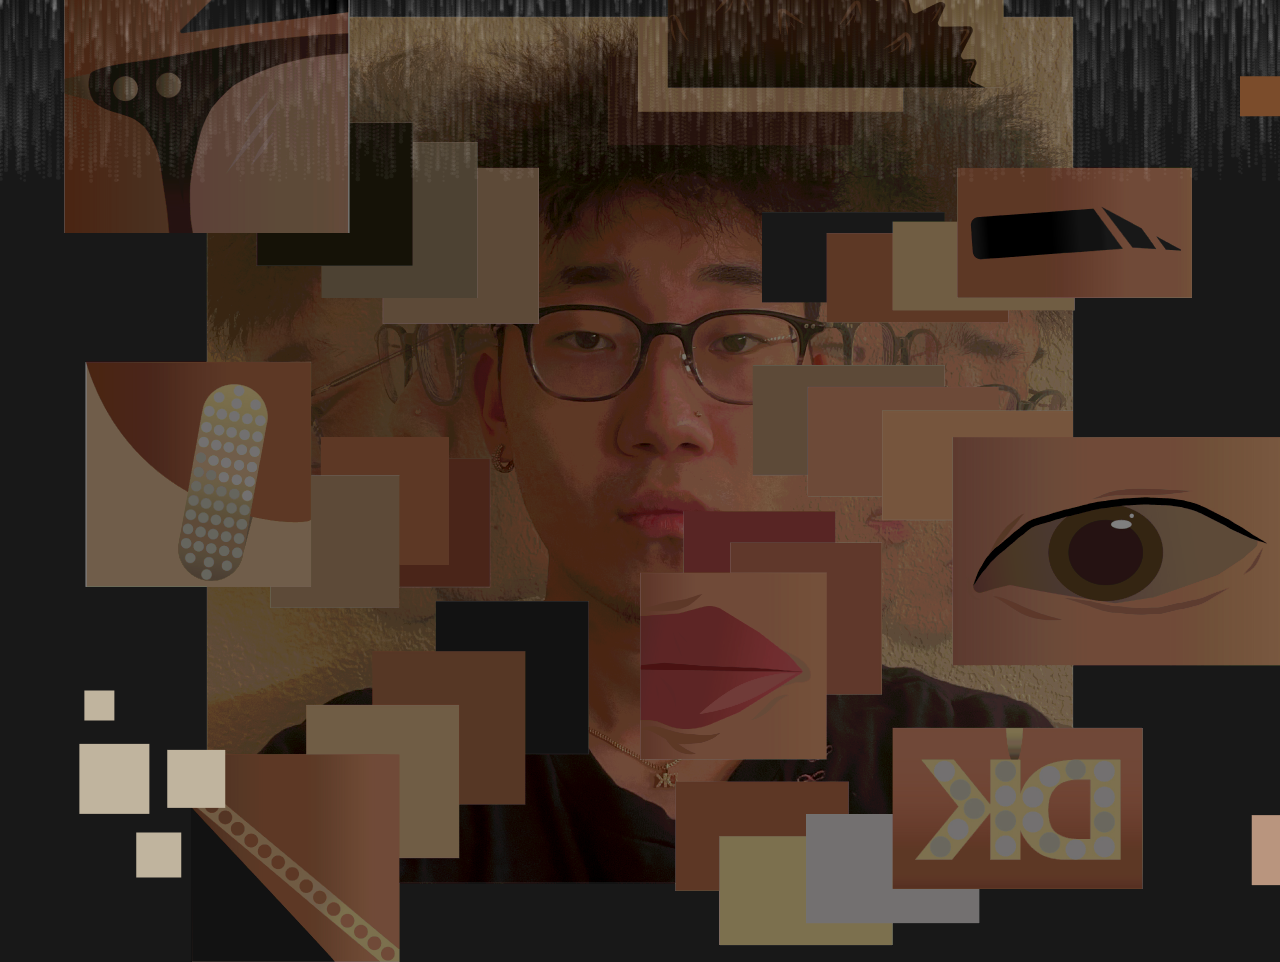
<file: index.html>
<!--https://codepen.io/Mamboleoo/pen/GRJKoBw-->

<!DOCTYPE html>
<html lang="en">
  <head>
    <title>Denzel</title>
    <meta charset="utf-8">
    <meta http-equiv="X-UA-Compatible" content="IE=edge">
    <meta name="viewport" content="width=device-width, initial-scale=1">
	<link rel="stylesheet" type="text/css" href="css/style.css">
  </head>  
  <body>
  
    <canvas id="canvas1"></canvas>
   <script src="js/site.js"></script>
   <script src="js/one.js"></script>

   <div class="container1">
    <a href="group1.html">
    <img src = "group1.png">
    </a>
  </div>

  <div class="container2">
    <a href="group2.html">
  <img src="group2.png">
  </a>
  </div>

  <div class="container3">
    <a href="group3.html">
  <img src="group3.png">
</a>
  </div>


  </body>
</html>
</file>
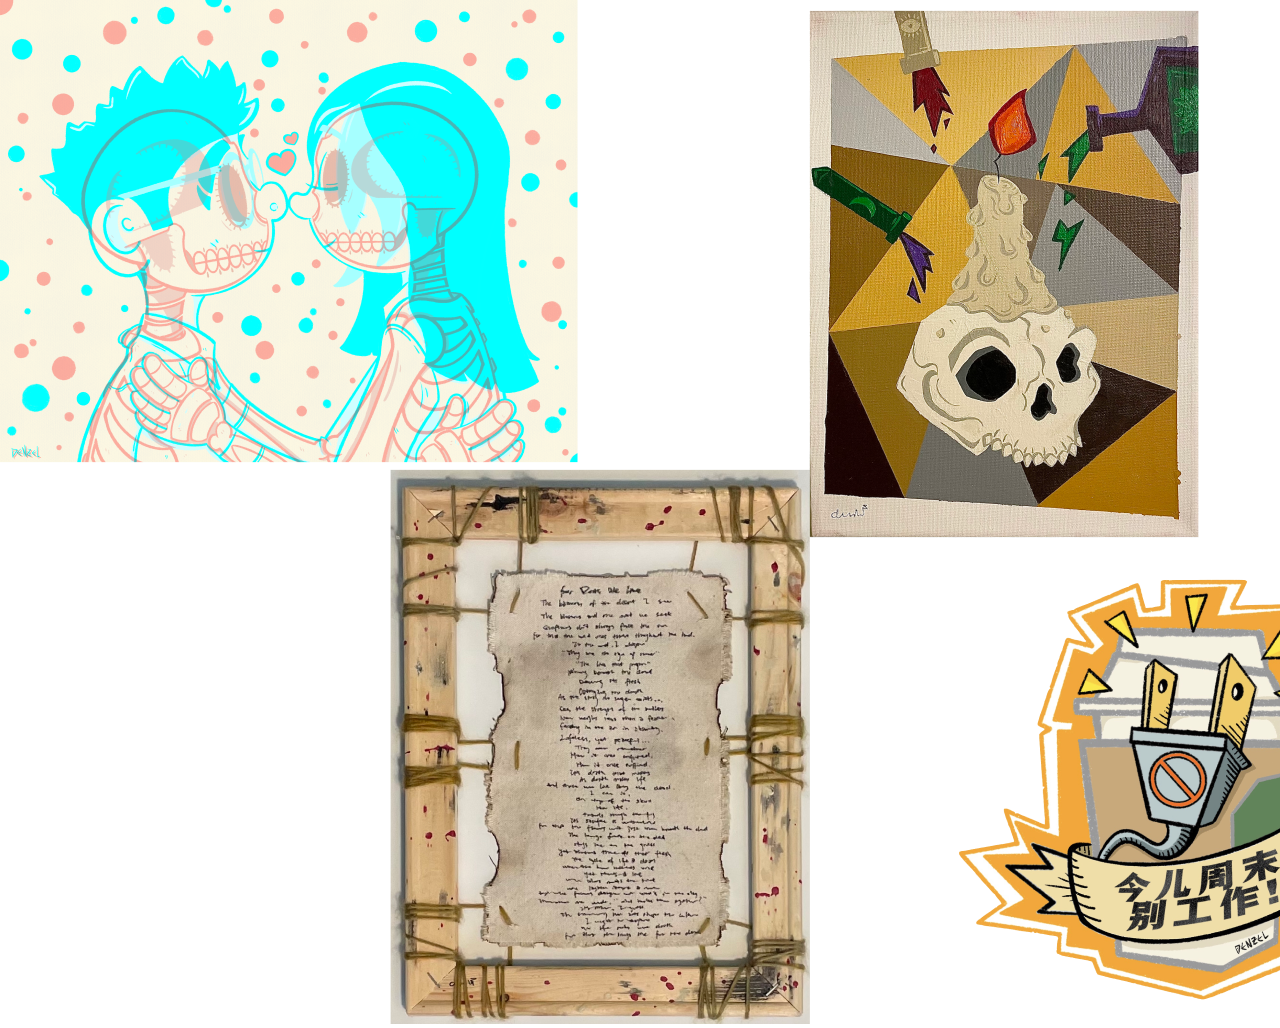
<file: group1.html>
<!DOCTYPE html>
<html lang="en">
  <head>
    <title>Denzel</title>
    <meta charset="utf-8">
    <meta http-equiv="X-UA-Compatible" content="IE=edge">
    <meta name="viewport" content="width=device-width, initial-scale=1">
	<link rel="stylesheet" type="text/css" href="css/style.css">
  </head>  
  <body>
    <div class="html1">

        <img src="group1html.png">
        </div>
      
  </body>
  </html>
</file>
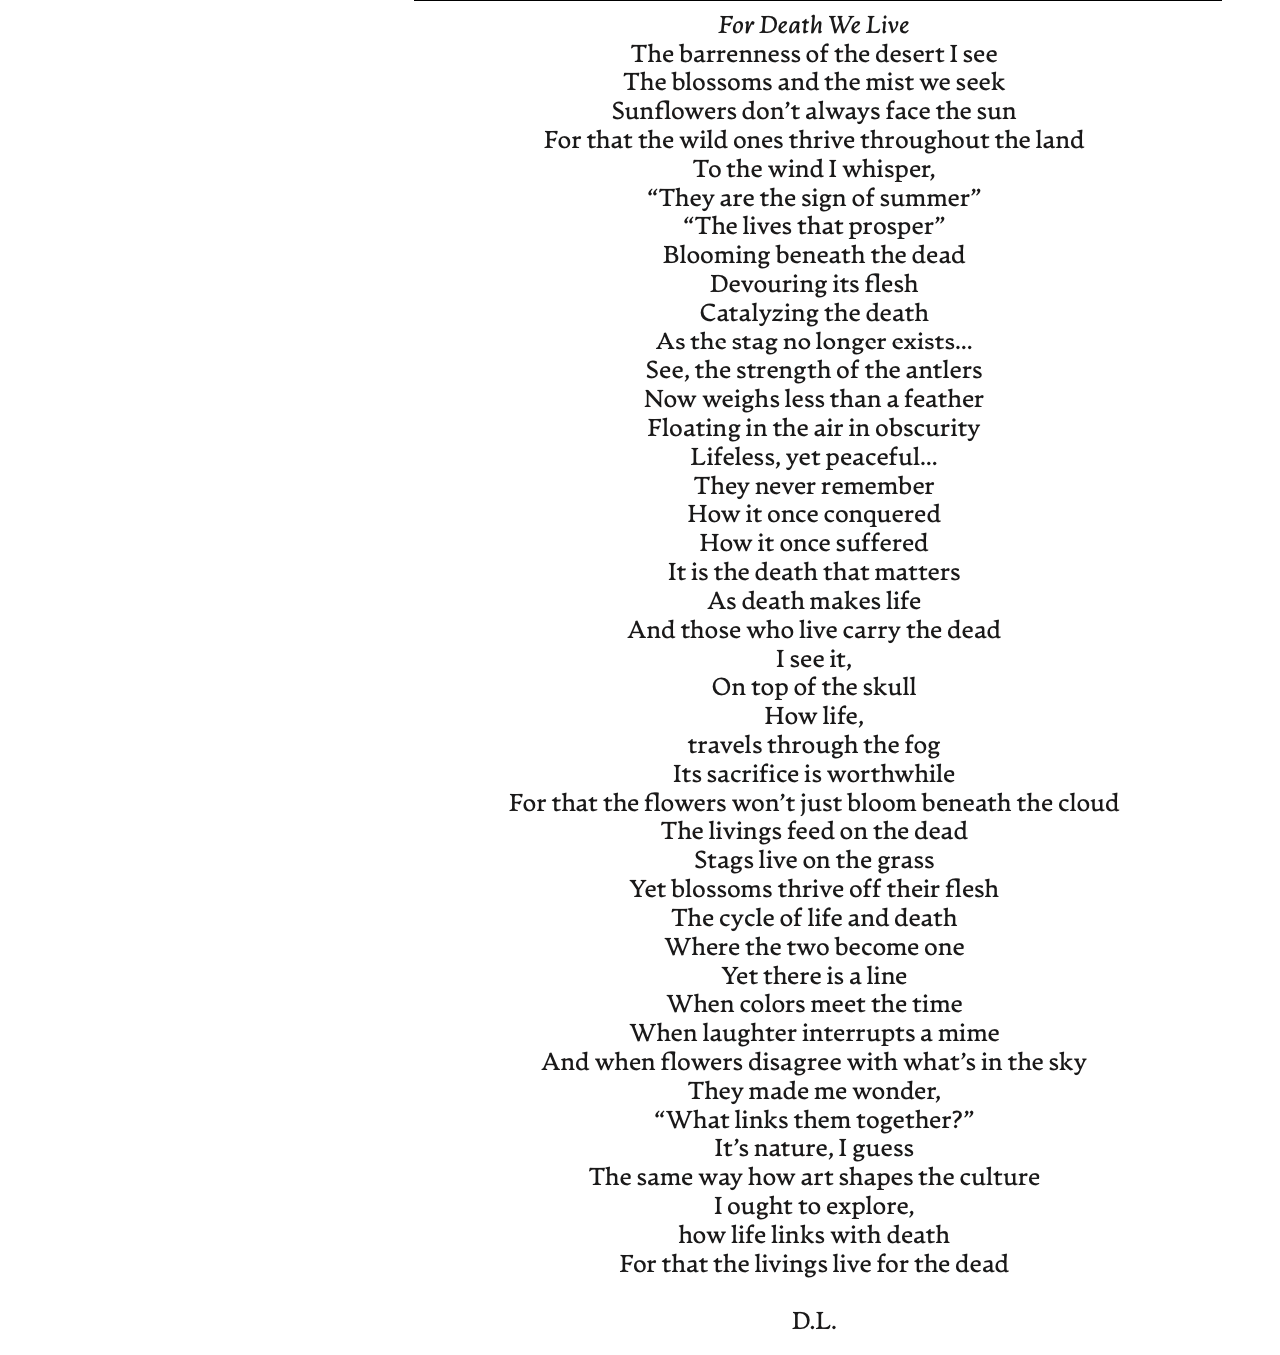
<file: group2.html>
<!DOCTYPE html>
<html lang="en">
  <head>
    <title>Denzel</title>
    <meta charset="utf-8">
    <meta http-equiv="X-UA-Compatible" content="IE=edge">
    <meta name="viewport" content="width=device-width, initial-scale=1">
	<link rel="stylesheet" type="text/css" href="css/style.css">
  </head>  
  <body>
    <div class="html2">

        <img src="group2html.png">
        </div>
      
  </body>
  </html>
</file>
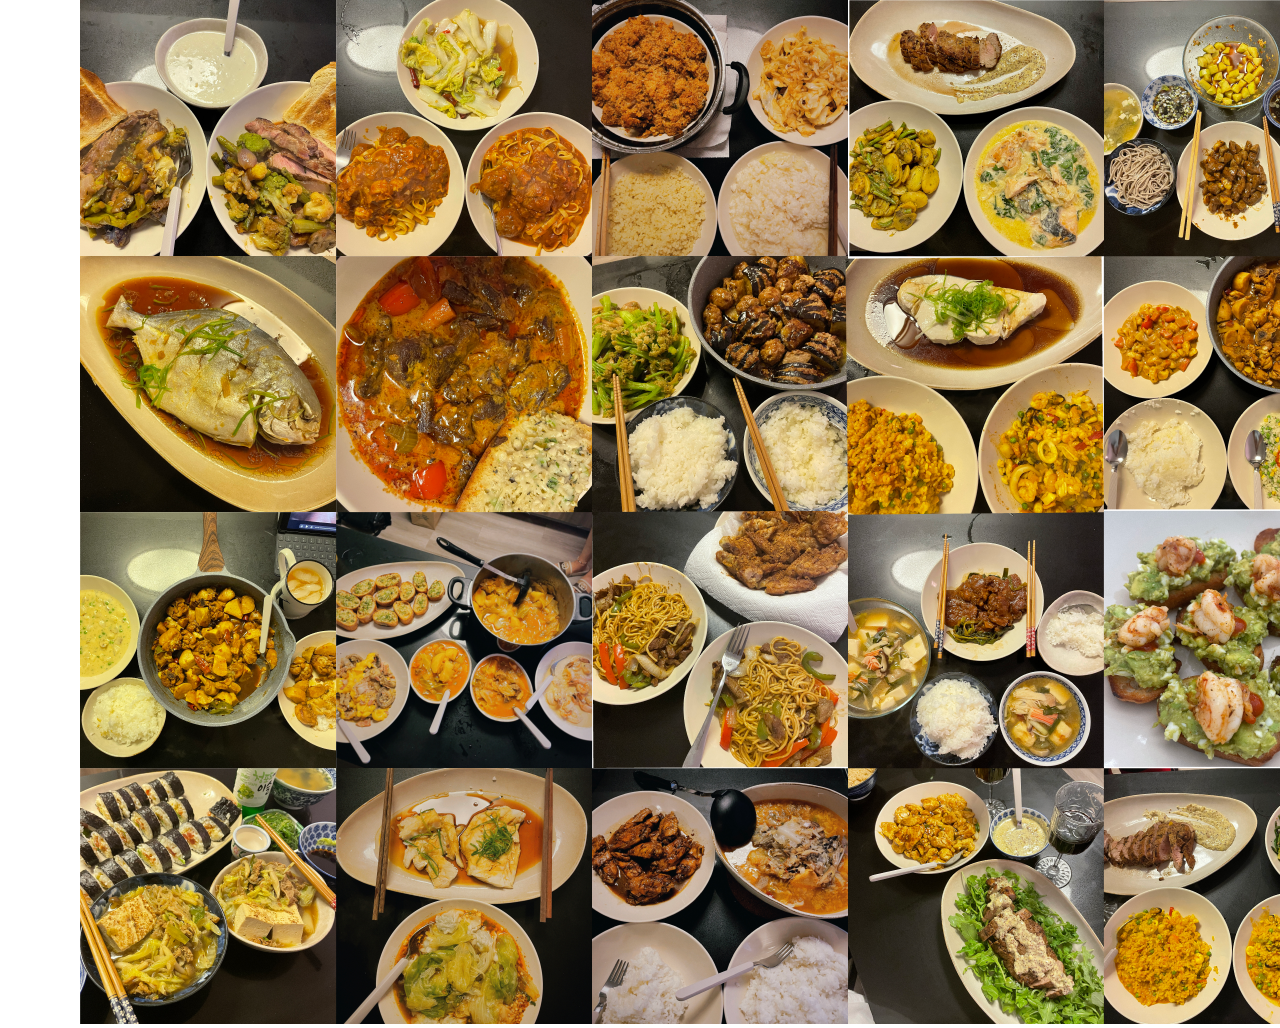
<file: group3.html>
<!DOCTYPE html>
<html lang="en">
  <head>
    <title>Denzel</title>
    <meta charset="utf-8">
    <meta http-equiv="X-UA-Compatible" content="IE=edge">
    <meta name="viewport" content="width=device-width, initial-scale=1">
	<link rel="stylesheet" type="text/css" href="css/style.css">
  </head>  
  <body>
    <div class="html3">

        <img src="group3html.png">
        </div>
      
  </body>
  </html>
</file>
<file: css/style.css>
*{
    margin:0;
    padding:0;
    box-sizing:border-box;

  
}

#canvas1{
    
    position:absolute;
    top:50%;
    left:50%;
    transform:translate(-50%,-50%);
    width:1440px;
    height:1024px;
    
}

.container1 {
    position: absolute;
    width: 145.95px;
    height: 186.91px;
    left: 79.35px;
    top: 689.56px;
  
  }
  
.container2{
    position: absolute;
width: 115.68px;
height: 149.71px;
left: 1250.74px;
top: 735.4px;
}

.container3{
    position: absolute;
width: 122.68px;
height: 119.45px;
left: 1240.06px;
top: 54.31px;

}

.html1{
    position: relative;
width: 1440px;
height: 1024px;
}

.html2{
    position: absolute;
width: 612.43px;
height: 1024px;
left: 413.79px;
top: 0px;
}

.html3{
    position: relative;
width: 1440px;
height: 1024px;
}
</file>
